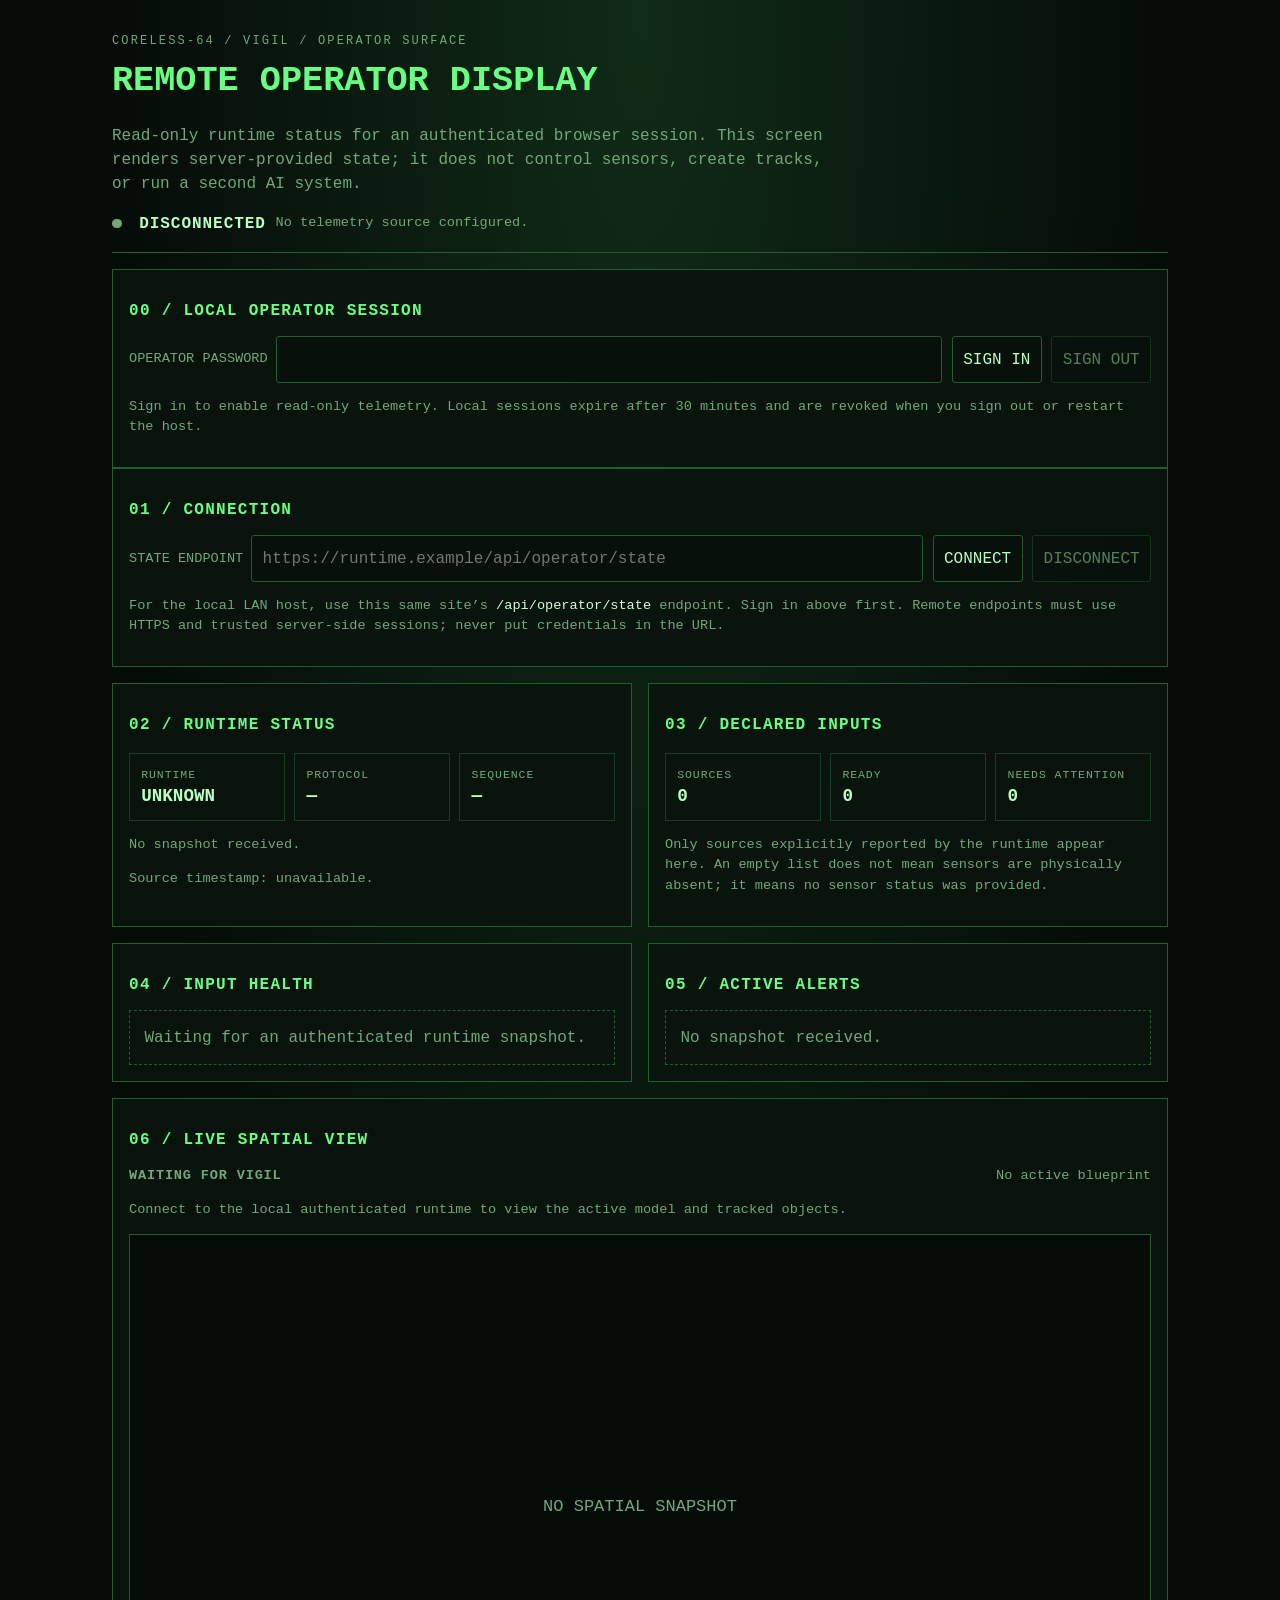
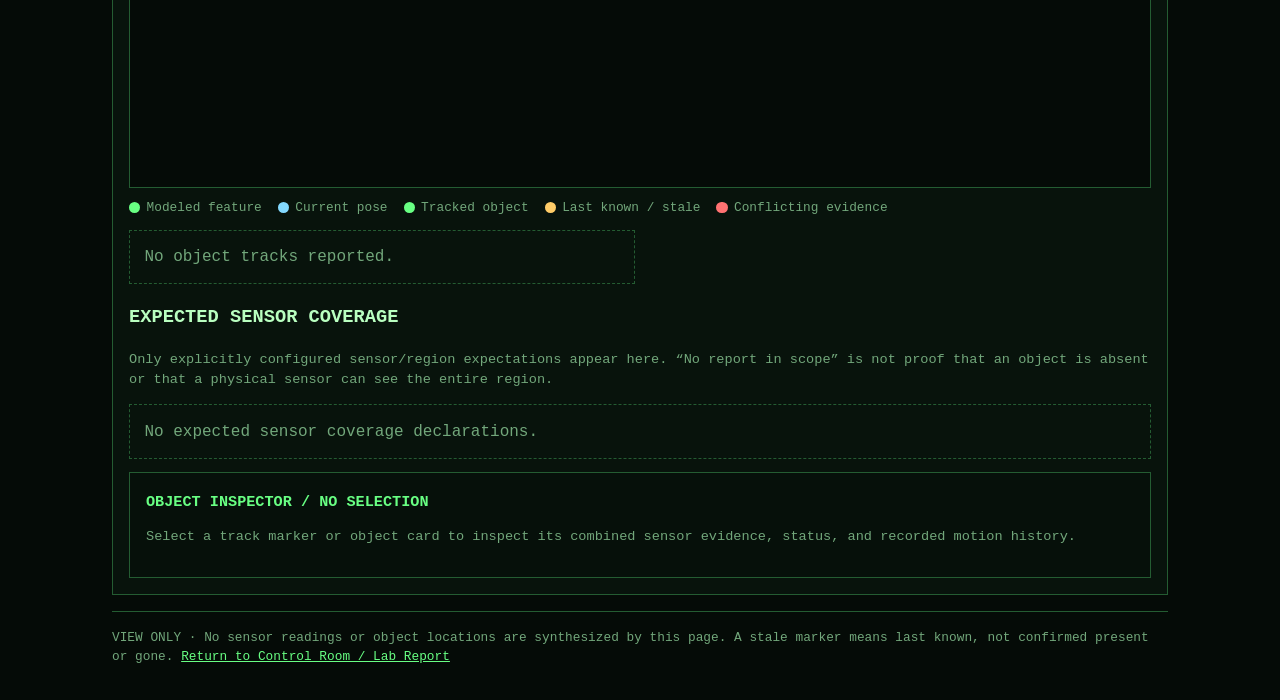
<file: operator-display.html>
<!doctype html>
<html lang="en">
<head>
<meta charset="utf-8">
<meta name="viewport" content="width=device-width,initial-scale=1">
<meta name="color-scheme" content="dark">
<title>VIGIL // Remote Operator Display</title>
<style>
:root{font-family:ui-monospace,SFMono-Regular,Consolas,"Liberation Mono",monospace;color:#b9ffc0;background:#050b07;--green:#68ff83;--dim:#72a77b;--line:#245c32;--panel:#09140c;--warn:#ffcc68;--bad:#ff7272}
*{box-sizing:border-box}body{margin:0;min-height:100vh;background:radial-gradient(ellipse at top,#102b17 0,#050b07 60%);line-height:1.5}a{color:var(--green)}button,input{font:inherit;color:inherit;background:#07100a;border:1px solid var(--line);border-radius:3px;padding:.65rem}button{cursor:pointer}button:disabled{opacity:.45;cursor:not-allowed}button:focus-visible,input:focus-visible,a:focus-visible{outline:2px solid var(--green);outline-offset:3px}.shell{max-width:1120px;margin:auto;padding:clamp(1rem,3vw,2rem)}header{border-bottom:1px solid var(--line);padding-bottom:1rem;margin-bottom:1rem}.eyebrow{font-size:.75rem;letter-spacing:.18em;color:var(--dim)}h1{font-size:clamp(1.4rem,4vw,2.2rem);margin:.3rem 0;color:var(--green)}h2{font-size:1rem;color:var(--green);letter-spacing:.08em}.sub{color:var(--dim);max-width:75ch}.grid{display:grid;grid-template-columns:repeat(2,minmax(0,1fr));gap:1rem}.panel{border:1px solid var(--line);background:color-mix(in srgb,var(--panel) 92%,transparent);padding:1rem;min-width:0}.wide{grid-column:1/-1}.row{display:flex;align-items:center;gap:.6rem;flex-wrap:wrap}.endpoint{display:flex;gap:.5rem;flex:1;min-width:min(100%,18rem)}.endpoint input{flex:1;min-width:0}.status{font-weight:700;letter-spacing:.06em}.dot{display:inline-block;width:.6rem;height:.6rem;border-radius:50%;background:var(--dim);margin-right:.5rem}.ok{color:var(--green)}.stale{color:var(--warn)}.bad{color:var(--bad)}.muted{color:var(--dim);font-size:.85rem}.statgrid{display:grid;grid-template-columns:repeat(3,minmax(0,1fr));gap:.6rem;margin-top:1rem}.stat{border:1px solid #173d22;padding:.7rem;overflow-wrap:anywhere}.stat label{display:block;font-size:.72rem;color:var(--dim);letter-spacing:.08em}.stat strong{font-size:1.1rem}.list{display:grid;gap:.6rem}.item{border-left:2px solid var(--line);padding:.6rem .8rem;background:#07100a;overflow-wrap:anywhere}.item.warning{border-color:var(--warn)}.item.critical{border-color:var(--bad)}.item h3{font-size:.9rem;margin:0 0 .25rem}.item p{margin:.2rem 0;font-size:.85rem;color:#a7d7ae}.empty{color:var(--dim);border:1px dashed var(--line);padding:.9rem}.foot{border-top:1px solid var(--line);margin-top:1rem;padding-top:1rem;color:var(--dim);font-size:.8rem}code{overflow-wrap:anywhere;color:#d0ffd5}.spatial-map{display:block;width:100%;height:auto;min-height:16rem;background:#050b07;border:1px solid var(--line);margin-top:.8rem}.spatial-map .map-grid{stroke:#173d22;stroke-width:1}.spatial-map .map-feature{fill:#72a77b;stroke:#b9ffc0;stroke-width:1.2}.spatial-map .map-region{fill:#68ff83;fill-opacity:.07;stroke:#72a77b;stroke-width:1.5;stroke-dasharray:5 4}.spatial-map .map-region.inside{fill:#68ff83;fill-opacity:.15;stroke:#68ff83}.spatial-map .map-region.outside{stroke:#ffcc68}.spatial-map .map-region.unknown{stroke:#ffcc68;stroke-dasharray:3 5}.spatial-map .map-object{fill:#68ff83;stroke:#b9ffc0;stroke-width:2}.spatial-map .map-object.stale{fill:#ffcc68;stroke:#ffcc68;stroke-dasharray:3 2}.spatial-map .map-object.conflict{fill:#ff7272;stroke:#ff7272}.spatial-map .map-pose{fill:none;stroke:#83d9ff;stroke-width:3}.spatial-map .map-trail{fill:none;stroke:#68ff83;stroke-width:2;stroke-opacity:.7}.spatial-map .map-label{fill:#b9ffc0;font:13px ui-monospace,monospace;paint-order:stroke;stroke:#050b07;stroke-width:3px;stroke-linejoin:round}.spatial-map .map-region-label{fill:#72a77b;font:11px ui-monospace,monospace}.spatial-map .map-note{fill:#72a77b;font:16px ui-monospace,monospace}.spatial-meta{display:flex;justify-content:space-between;gap:.8rem;flex-wrap:wrap;margin:.5rem 0;color:var(--dim);font-size:.85rem}.spatial-legend{display:flex;gap:1rem;flex-wrap:wrap;color:var(--dim);font-size:.8rem;margin:.6rem 0}.spatial-legend span{display:flex;align-items:center;gap:.4rem}.spatial-key{width:.7rem;height:.7rem;border-radius:50%;display:inline-block;background:var(--green)}.spatial-key.stale{background:var(--warn)}.spatial-key.conflict{background:var(--bad)}.spatial-key.pose{background:#83d9ff}.spatial-objects{display:grid;grid-template-columns:repeat(2,minmax(0,1fr));gap:.6rem;margin-top:.8rem}.spatial-object{border-left:2px solid var(--green);background:#07100a;padding:.65rem .8rem;min-width:0;overflow-wrap:anywhere}.spatial-object.stale{border-color:var(--warn)}.spatial-object.conflict{border-color:var(--bad)}.spatial-object h3{font-size:.85rem;margin:0 0 .25rem}.spatial-object p{font-size:.78rem;color:#a7d7ae;margin:.15rem 0}.spatial-object .muted{color:var(--dim)}.spatial-object[role=button]{cursor:pointer;border:1px solid var(--line);border-left:3px solid var(--green)}.spatial-object[aria-pressed=true]{outline:2px solid var(--green);background:#0b2111}.spatial-object:focus-visible{outline:2px solid var(--green);outline-offset:2px}.spatial-map .map-object{cursor:pointer}.spatial-map .map-object.selected{stroke:#83d9ff;stroke-width:4}.track-inspector{margin-top:.8rem;border:1px solid var(--line);background:#06100a;padding:1rem}.track-inspector h3{margin:.1rem 0 .5rem;color:var(--green);font-size:.95rem}.track-inspector-grid{display:grid;grid-template-columns:repeat(2,minmax(0,1fr));gap:.7rem}.track-inspector-block{border:1px solid #173d22;padding:.7rem;min-width:0;overflow-wrap:anywhere}.track-inspector-block h4{margin:0 0 .4rem;font-size:.78rem;color:var(--green)}.track-inspector-block p{font-size:.8rem;margin:.25rem 0;color:#a7d7ae}.track-history{width:100%;border-collapse:collapse;font-size:.78rem}.track-history th,.track-history td{text-align:left;padding:.4rem;border-bottom:1px solid #173d22;overflow-wrap:anywhere}.track-history th{color:var(--dim)}.measurement-scroll{overflow-x:auto;max-width:100%}.measurement-table{min-width:980px}.measurement-table tr.conflict-row{background:#2b1010}.measurement-table .sensor-conflict{color:var(--bad);font-weight:700}.measurement-table .sensor-ok{color:var(--green)}@media(max-width:700px){.track-inspector-grid{grid-template-columns:1fr}}@media(max-width:700px){.spatial-objects{grid-template-columns:1fr}}@media(max-width:700px){.grid{grid-template-columns:1fr}.wide{grid-column:auto}.statgrid{grid-template-columns:1fr}.endpoint{flex-basis:100%}}@media(prefers-reduced-motion:reduce){*{scroll-behavior:auto!important;animation:none!important;transition:none!important}}
</style>
</head>
<body>
<main class="shell">
<header>
<div class="eyebrow">CORELESS-64 / VIGIL / OPERATOR SURFACE</div>
<h1>REMOTE OPERATOR DISPLAY</h1>
<p class="sub">Read-only runtime status for an authenticated browser session. This screen renders server-provided state; it does not control sensors, create tracks, or run a second AI system.</p>
<div class="row"><span class="dot" id="status-dot"></span><span class="status" id="connection-status" role="status" aria-live="polite">DISCONNECTED</span><span class="muted" id="connection-detail">No telemetry source configured.</span></div>
</header>
<section class="panel wide" aria-labelledby="login-title" id="login-panel">
<h2 id="login-title">00 / LOCAL OPERATOR SESSION</h2>
<form id="login-form" class="row">
<label class="endpoint"><span class="muted" style="align-self:center">OPERATOR PASSWORD</span><input id="operator-password" type="password" autocomplete="current-password" minlength="16" required aria-label="Local operator password"></label>
<button id="login" type="submit">SIGN IN</button>
<button id="logout" type="button" disabled>SIGN OUT</button>
</form>
<p class="muted" id="login-detail" role="status" aria-live="polite">Sign in to enable read-only telemetry. Local sessions expire after 30 minutes and are revoked when you sign out or restart the host.</p>
</section>
<section class="panel wide" aria-labelledby="connect-title">
<h2 id="connect-title">01 / CONNECTION</h2>
<div class="row">
<label class="endpoint"><span class="muted" style="align-self:center">STATE ENDPOINT</span><input id="endpoint" type="url" inputmode="url" autocomplete="url" spellcheck="false" placeholder="https://runtime.example/api/operator/state" aria-label="Operator state endpoint"></label>
<button id="connect" type="button">CONNECT</button><button id="disconnect" type="button" disabled>DISCONNECT</button>
</div>
<p class="muted">For the local LAN host, use this same site’s <code>/api/operator/state</code> endpoint. Sign in above first. Remote endpoints must use HTTPS and trusted server-side sessions; never put credentials in the URL.</p>
</section>
<div class="grid" style="margin-top:1rem">
<section class="panel" aria-labelledby="runtime-title">
<h2 id="runtime-title">02 / RUNTIME STATUS</h2>
<div class="statgrid">
<div class="stat"><label>RUNTIME</label><strong id="runtime-state">UNKNOWN</strong></div>
<div class="stat"><label>PROTOCOL</label><strong id="protocol-version">—</strong></div>
<div class="stat"><label>SEQUENCE</label><strong id="sequence">—</strong></div>
</div>
<p class="muted" id="snapshot-time">No snapshot received.</p>
<p class="muted" id="source-time">Source timestamp: unavailable.</p>
</section>
<section class="panel" aria-labelledby="sensor-title">
<h2 id="sensor-title">03 / DECLARED INPUTS</h2>
<div class="statgrid">
<div class="stat"><label>SOURCES</label><strong id="sensor-count">0</strong></div>
<div class="stat"><label>READY</label><strong id="sensor-ready">0</strong></div>
<div class="stat"><label>NEEDS ATTENTION</label><strong id="sensor-attention">0</strong></div>
</div>
<p class="muted">Only sources explicitly reported by the runtime appear here. An empty list does not mean sensors are physically absent; it means no sensor status was provided.</p>
</section>
<section class="panel" aria-labelledby="sensors-title">
<h2 id="sensors-title">04 / INPUT HEALTH</h2>
<div id="sensor-list" class="list"><div class="empty">Waiting for an authenticated runtime snapshot.</div></div>
</section>
<section class="panel" aria-labelledby="alerts-title">
<h2 id="alerts-title">05 / ACTIVE ALERTS</h2>
<div id="alert-list" class="list"><div class="empty">No snapshot received.</div></div>
</section>
</div>
<section class="panel wide" aria-labelledby="spatial-title" style="margin-top:1rem">
<h2 id="spatial-title">06 / LIVE SPATIAL VIEW</h2>
<div class="spatial-meta"><span id="spatial-status" class="status">WAITING FOR VIGIL</span><span id="spatial-model">No active blueprint</span></div>
<p class="muted" id="spatial-detail" role="status" aria-live="polite">Connect to the local authenticated runtime to view the active model and tracked objects.</p>
<svg id="spatial-map" class="spatial-map" viewBox="0 0 960 520" role="img" aria-label="VIGIL floor plan with feature, pose, and object markers">
<rect x="0" y="0" width="960" height="520" fill="#050b07"></rect>
<text x="480" y="260" text-anchor="middle" class="map-note">NO SPATIAL SNAPSHOT</text>
</svg>
<div class="spatial-legend" aria-label="Map legend">
<span><i class="spatial-key"></i>Modeled feature</span><span><i class="spatial-key pose"></i>Current pose</span><span><i class="spatial-key"></i>Tracked object</span><span><i class="spatial-key stale"></i>Last known / stale</span><span><i class="spatial-key conflict"></i>Conflicting evidence</span>
</div>
<div id="spatial-objects" class="spatial-objects"><div class="empty">No object tracks reported.</div></div>
<h3>EXPECTED SENSOR COVERAGE</h3>
<p class="muted">Only explicitly configured sensor/region expectations appear here. “No report in scope” is not proof that an object is absent or that a physical sensor can see the entire region.</p>
<div id="expected-sensor-coverage" class="list"><div class="empty">No expected sensor coverage declarations.</div></div>
<div id="track-inspector" class="track-inspector" aria-live="polite"><h3>OBJECT INSPECTOR / NO SELECTION</h3><p class="muted">Select a track marker or object card to inspect its combined sensor evidence, status, and recorded motion history.</p></div>
</section>
<footer class="foot">VIEW ONLY · No sensor readings or object locations are synthesized by this page. A stale marker means last known, not confirmed present or gone. <a href="./index.html">Return to Control Room / Lab Report</a></footer>
</main>
<script>
(function(){
  'use strict';
  var endpoint=document.getElementById('endpoint'), connect=document.getElementById('connect'), disconnectButton=document.getElementById('disconnect');
  var loginForm=document.getElementById('login-form'), passwordInput=document.getElementById('operator-password'), loginButton=document.getElementById('login'), logoutButton=document.getElementById('logout'), loginDetail=document.getElementById('login-detail');
  var sessionAuthenticated=false;
  var status=document.getElementById('connection-status'), dot=document.getElementById('status-dot'), detail=document.getElementById('connection-detail');
  var runtime=document.getElementById('runtime-state'), protocol=document.getElementById('protocol-version'), sequence=document.getElementById('sequence');
  var snapshotTime=document.getElementById('snapshot-time'), sourceTime=document.getElementById('source-time');
  var sensorCount=document.getElementById('sensor-count'), sensorReady=document.getElementById('sensor-ready'), sensorAttention=document.getElementById('sensor-attention');
  var sensorList=document.getElementById('sensor-list'), alertList=document.getElementById('alert-list');
  var timer=null, controller=null, activeUrl='', generation=0, inFlight=false, lastSuccess=0, failures=0, lastSequence=-1;
  var POLL_MS=3000, STALE_MS=10000, REQUEST_TIMEOUT_MS=8000;
  function validNs(value){return typeof value==='string'&&/^(0|[1-9][0-9]*)$/.test(value);}
  function setState(kind,title,message){
    status.textContent=title; detail.textContent=message||'';
    status.className='status '+(kind==='connected'?'ok':kind==='stale'?'stale':'bad');
    dot.style.background=kind==='connected'?'#68ff83':kind==='stale'?'#ffcc68':'#ff7272';
  }
  function textNode(tag,cls,value){var el=document.createElement(tag);if(cls)el.className=cls;el.textContent=String(value);return el;}
  function clear(node){while(node.firstChild)node.removeChild(node.firstChild);}
  function showEmpty(node,message){clear(node);node.appendChild(textNode('div','empty',message));}
  function renderSensors(sensors){
    clear(sensorList);var ready=0,attention=0;
    sensors.forEach(function(sensor){
      if(sensor.state==='ready')ready++;else attention++;
      var item=textNode('article','item '+(sensor.state==='ready'?'':'warning'),'');
      item.appendChild(textNode('h3','',String(sensor.sensor_id)+' / '+String(sensor.modality)));
      item.appendChild(textNode('p','', 'STATE: '+String(sensor.state).toUpperCase()+' · CALIBRATION: '+String(sensor.calibration||'unspecified')));
      item.appendChild(textNode('p','',sensor.reason||'No additional status detail.'));
      item.appendChild(textNode('p','muted','SOURCE TIME: '+(validNs(sensor.source_timestamp_ns)?sensor.source_timestamp_ns+' ns':'unavailable')));
      sensorList.appendChild(item);
    });
    if(!sensors.length)showEmpty(sensorList,'Runtime reported no sensor status entries.');
    sensorCount.textContent=String(sensors.length);sensorReady.textContent=String(ready);sensorAttention.textContent=String(attention);
  }
  function renderAlerts(alerts){
    clear(alertList);
    alerts.forEach(function(alert){
      var item=textNode('article','item '+(alert.severity==='critical'?'critical':alert.severity==='warning'?'warning':''),'');
      item.appendChild(textNode('h3','',String(alert.severity).toUpperCase()+' / '+String(alert.alert_id)));
      item.appendChild(textNode('p','',alert.message));
      item.appendChild(textNode('p','muted','SOURCE: '+String(alert.source)+' · SOURCE TIME: '+String(alert.source_timestamp_ns)+' ns'));
      alertList.appendChild(item);
    });
    if(!alerts.length)showEmpty(alertList,'Runtime reported no active alerts.');
  }
  function validate(data){
    if(!data||typeof data!=='object'||data.protocol_version!==1)throw new Error('Unsupported or missing protocol version.');
    if(!Number.isSafeInteger(data.sequence)||data.sequence<0)throw new Error('Invalid sequence number.');
    if(!validNs(data.generated_at_ns)||!validNs(data.source_timestamp_ns))throw new Error('Invalid snapshot timestamps.');
    if(['connected','stale','disconnected','degraded'].indexOf(data.connection_state)<0)throw new Error('Invalid connection state.');
    if(['ready','starting','degraded','stopped','faulted'].indexOf(data.runtime_state)<0)throw new Error('Invalid runtime state.');
    if(!Array.isArray(data.sensors)||!Array.isArray(data.alerts))throw new Error('Invalid sensor/alert collections.');
    data.sensors.forEach(function(s){if(!s||typeof s.sensor_id!=='string'||typeof s.modality!=='string'||['ready','stale','disconnected','degraded','unavailable'].indexOf(s.state)<0||(s.source_timestamp_ns!==null&&!validNs(s.source_timestamp_ns)))throw new Error('Invalid sensor entry.');});
    data.alerts.forEach(function(a){if(!a||typeof a.alert_id!=='string'||typeof a.message!=='string'||typeof a.source!=='string'||['info','warning','critical'].indexOf(a.severity)<0||!validNs(a.source_timestamp_ns))throw new Error('Invalid alert entry.');});
    return data;
  }
  function render(data){
    protocol.textContent=String(data.protocol_version);sequence.textContent=String(data.sequence);runtime.textContent=String(data.runtime_state).toUpperCase();
    snapshotTime.textContent='Snapshot received: '+new Date().toLocaleTimeString()+' · generated timestamp '+data.generated_at_ns+' ns';
    sourceTime.textContent='Source timestamp: '+data.source_timestamp_ns+' ns · transport reachability is not proof of physical sensor connectivity.';
    renderSensors(data.sensors);renderAlerts(data.alerts);
  }

  var spatialMap=document.getElementById('spatial-map'), spatialStatus=document.getElementById('spatial-status');
  var spatialModel=document.getElementById('spatial-model'), spatialDetail=document.getElementById('spatial-detail');
  var spatialObjects=document.getElementById('spatial-objects'), trackInspector=document.getElementById('track-inspector'), selectedTrackKey=null, latestSpatialData=null, spatialTimer=null, spatialInFlight=false, spatialController=null;
  var SVG_NS='http://www.w3.org/2000/svg';
  function svgNode(tag,attrs,text){
    var node=document.createElementNS(SVG_NS,tag);
    Object.keys(attrs||{}).forEach(function(key){node.setAttribute(key,String(attrs[key]));});
    if(text!==undefined)node.textContent=String(text);
    return node;
  }
  function emptySpatial(message,state){
    while(spatialMap.firstChild)spatialMap.removeChild(spatialMap.firstChild);
    spatialMap.appendChild(svgNode('rect',{x:0,y:0,width:960,height:520,fill:'#050b07'}));
    spatialMap.appendChild(svgNode('text',{x:480,y:255,'text-anchor':'middle',class:'map-note'},message));
    spatialMap.appendChild(svgNode('text',{x:480,y:285,'text-anchor':'middle',class:'map-note'},state||''));
    spatialStatus.textContent=state||'SPATIAL UNAVAILABLE';
    spatialStatus.className='status stale';
    spatialModel.textContent='No active blueprint';
    spatialDetail.textContent=message;
    showEmpty(spatialObjects,'No object tracks available.');selectedTrackKey=null;latestSpatialData=null;renderTrackInspector(null);
  }
  function trackKey(object){return String(object.object_id)+'|'+String(object.association_id||'');}
  function renderTrackInspector(object){
    if(!trackInspector)return;
    while(trackInspector.firstChild)trackInspector.removeChild(trackInspector.firstChild);
    if(!object){trackInspector.appendChild(textNode('h3','','OBJECT INSPECTOR / NO SELECTION'));trackInspector.appendChild(textNode('p','muted','Select a track marker or object card to inspect its combined sensor evidence, status, and recorded motion history.'));return;}
    var validity=String(object.track_validity|| (object.presence_state==='STALE'?'STALE_LAST_KNOWN':object.presence_state||'UNKNOWN'));var state=validity+' / '+(object.conflict?'CONFLICT REVIEW':String(object.motion_state||'MOTION UNKNOWN'));
    trackInspector.appendChild(textNode('h3','','SELECTED OBJECT / '+object.object_id+' / '+state));
    trackInspector.appendChild(textNode('p','muted','Aggregated VIGIL evidence only. Sensor IDs do not prove independent hardware; per-sensor positions are not invented when unavailable.'));
    var grid=textNode('div','track-inspector-grid',''), summary=textNode('section','track-inspector-block','');
    summary.appendChild(textNode('h4','','TRACK ESTIMATE'));
    summary.appendChild(textNode('p','','POSITION: '+(Array.isArray(object.position_m)?object.position_m.map(function(v){return Number(v).toFixed(3);}).join(', ')+' m':'unavailable')));
    summary.appendChild(textNode('p','','SPEED: '+(object.speed_mps===null||object.speed_mps===undefined?'unknown':Number(object.speed_mps).toFixed(3)+' m/s')));
    summary.appendChild(textNode('p','','UNCERTAINTY: '+(object.uncertainty_m!==null&&object.uncertainty_m!==undefined&&Number.isFinite(Number(object.uncertainty_m))?Number(object.uncertainty_m).toFixed(3)+' m':'unknown')));
    summary.appendChild(textNode('p','','LAST SEEN: '+String(object.last_seen_ns===null||object.last_seen_ns===undefined?'unknown':object.last_seen_ns)+' ns · AGE: '+String(object.age_ns===null||object.age_ns===undefined?'unknown':object.age_ns)+' ns'));
    summary.appendChild(textNode('p','','ASSOCIATION: '+String(object.association_id||'none declared')));summary.appendChild(textNode('p',validity==='CURRENT'?'sensor-ok':'sensor-conflict','TRACK VALIDITY: '+validity));if(object.track_validity_reasons&&object.track_validity_reasons.length)summary.appendChild(textNode('p','sensor-conflict','VALIDITY REASONS: '+object.track_validity_reasons.join(', ')));grid.appendChild(summary);
    var evidence=textNode('section','track-inspector-block','');evidence.appendChild(textNode('h4','','CONTRIBUTING SENSOR SOURCES'));
    var sensors=Array.isArray(object.sensor_ids)?object.sensor_ids:[];
    if(sensors.length)sensors.forEach(function(sensor){evidence.appendChild(textNode('p','','SENSOR: '+sensor));});else evidence.appendChild(textNode('p','muted','No sensor IDs reported for this track.'));
    evidence.appendChild(textNode('p','','MODALITIES: '+((object.modalities||[]).join(', ')||'not reported')));
    evidence.appendChild(textNode('p','','EVIDENCE PROVIDERS: '+((object.provenance||[]).join(', ')||'not reported')));
    evidence.appendChild(textNode('p','','INDEPENDENCE GROUPS: '+((object.independence_groups||[]).join(', ')||'none declared')));grid.appendChild(evidence);
    var quality=textNode('section','track-inspector-block','');quality.appendChild(textNode('h4','','CALIBRATION & REVIEW'));
    quality.appendChild(textNode('p','','CALIBRATION: '+String(object.calibration_status||'unknown')));
    quality.appendChild(textNode('p','','CALIBRATION IDS: '+((object.calibration_ids||[]).join(', ')||'none declared')));
    quality.appendChild(textNode('p','','LINEAGE: '+(object.lineage_declared?'declared':'not declared')));
    quality.appendChild(textNode('p','','OBSERVATIONS: '+String(object.observation_count===undefined?'unknown':object.observation_count)));
    if(object.conflict_reasons&&object.conflict_reasons.length)quality.appendChild(textNode('p','bad','WARNINGS: '+object.conflict_reasons.join(', ')));
    if(object.conflicting_sensor_ids&&object.conflicting_sensor_ids.length)quality.appendChild(textNode('p','bad','CONFLICTING SOURCES: '+object.conflicting_sensor_ids.join(', ')));grid.appendChild(quality);
    var rawBlock=textNode('section','track-inspector-block','');
    rawBlock.appendChild(textNode('h4','','RAW SENSOR MEASUREMENTS / FUSED ESTIMATE COMPARISON'));
    rawBlock.appendChild(textNode('p','muted','Each row is an individual reported detection retained by VIGIL. Residual is distance from the current fused track estimate, not a claim that the fused estimate is ground truth.'));
    var rawObservations=Array.isArray(object.sensor_observations)?object.sensor_observations.slice():[];
    rawObservations.sort(function(a,b){return Number(a.timestamp_ns)-Number(b.timestamp_ns)||String(a.sensor_id).localeCompare(String(b.sensor_id));});
    if(rawObservations.length){
      var scroll=textNode('div','measurement-scroll',''), rawTable=document.createElement('table');rawTable.className='track-history measurement-table';
      var rawHead=document.createElement('thead'),rawHeadRow=document.createElement('tr');
      ['TIME (ns)','AGE (ns)','SENSOR / MODALITY','QUALITY STATUS','FUSION DISPOSITION','REPORTED POSITION (m)','UNCERTAINTY','RESIDUAL TO TRACK','CALIBRATION','SOURCE / LINEAGE'].forEach(function(label){rawHeadRow.appendChild(textNode('th','',label));});
      rawHead.appendChild(rawHeadRow);rawTable.appendChild(rawHead);
      var rawBody=document.createElement('tbody'),fused=Array.isArray(object.position_m)?object.position_m:null;
      rawObservations.slice(-64).forEach(function(obs){
        var row=document.createElement('tr'),isConflict=(object.conflicting_sensor_ids||[]).indexOf(obs.sensor_id)>=0;
        if(isConflict)row.className='conflict-row';
        row.appendChild(textNode('td','',String(obs.timestamp_ns||'unknown')));
        row.appendChild(textNode('td','',String(obs.age_ns===null||obs.age_ns===undefined?'unknown':obs.age_ns)));
        row.appendChild(textNode('td','',(obs.sensor_id||'unknown')+' / '+(obs.modality||'unknown')));
        var qualityClass=(obs.quality_status==='FRESH'?'sensor-ok':(['CONFLICTING','STALE','UNCALIBRATED','TIME_UNCERTAIN'].indexOf(obs.quality_status)>=0?'sensor-conflict':''));
        row.appendChild(textNode('td',qualityClass,String(obs.quality_status||'UNKNOWN')+(obs.quality_flags&&obs.quality_flags.length?' / '+obs.quality_flags.join(', '):'')));
        row.appendChild(textNode('td','',String(obs.fusion_disposition||'UNKNOWN')+' — '+String(obs.fusion_note||'No disposition reported.')));
        row.appendChild(textNode('td','',Array.isArray(obs.position_m)?obs.position_m.map(function(v){return Number(v).toFixed(3);}).join(', '):'unavailable'));
        row.appendChild(textNode('td','',obs.uncertainty_m===null||obs.uncertainty_m===undefined?'unknown':Number(obs.uncertainty_m).toFixed(3)+' m'));
        var residual='unknown';
        if(fused&&Array.isArray(obs.position_m)&&fused.length===3&&obs.position_m.length===3){
          var d2=0;for(var axis=0;axis<3;axis++)d2+=Math.pow(Number(obs.position_m[axis])-Number(fused[axis]),2);
          residual=Math.sqrt(d2).toFixed(3)+' m';
        }
        row.appendChild(textNode('td',isConflict?'sensor-conflict':'sensor-ok',residual));
        row.appendChild(textNode('td','',String(obs.calibration_status||'unknown')+(obs.calibration_ids&&obs.calibration_ids.length?' / '+obs.calibration_ids.join(', '):'')));
        row.appendChild(textNode('td','',String(obs.provenance||'unknown')+' / group: '+String(obs.independence_group||'unknown')+' / lineage: '+(obs.lineage_declared?'declared':'not declared')));
        rawBody.appendChild(row);
      });
      rawTable.appendChild(rawBody);scroll.appendChild(rawTable);rawBlock.appendChild(scroll);
      rawBlock.appendChild(textNode('p','muted','Showing latest '+Math.min(64,rawObservations.length)+' of '+rawObservations.length+' retained raw detections. Identical repeat-polled observations are deduplicated.'));
    }else rawBlock.appendChild(textNode('p','muted','No retained raw sensor detections were supplied by the runtime. Aggregate sensor IDs alone are not substituted for individual measurements.'));
    grid.appendChild(rawBlock);
    var history=textNode('section','track-inspector-block','');history.appendChild(textNode('h4','','RECORDED MOTION HISTORY'));
    var trail=Array.isArray(object.motion_trail_m)?object.motion_trail_m:[];
    if(trail.length){
      var table=document.createElement('table');table.className='track-history';var thead=document.createElement('thead'),hr=document.createElement('tr');
      ['SOURCE TIME (ns)','X (m)','Y (m)','Z (m)','SENSORS CONTRIBUTING TO EPOCH'].forEach(function(label){hr.appendChild(textNode('th','',label));});thead.appendChild(hr);table.appendChild(thead);
      var tbody=document.createElement('tbody');trail.slice(-12).forEach(function(point){var row=document.createElement('tr');row.appendChild(textNode('td','',String(point.timestamp_ns||'unknown')));
        (Array.isArray(point.position_m)?point.position_m:[]).slice(0,3).forEach(function(value){row.appendChild(textNode('td','',Number(value).toFixed(3)));});
        while(row.children.length<4)row.appendChild(textNode('td','','—'));
        row.appendChild(textNode('td','',((point.sensor_ids||[]).join(', ')||'not attributed')));
        tbody.appendChild(row);});table.appendChild(tbody);history.appendChild(table);
      history.appendChild(textNode('p','muted','Latest '+Math.min(12,trail.length)+' recorded position(s); not raw per-sensor measurements.'));
    }else history.appendChild(textNode('p','muted','No motion-history points supplied by the runtime.'));
    grid.appendChild(history);trackInspector.appendChild(grid);
  }
  function selectSpatialTrack(key){
    selectedTrackKey=key;if(!latestSpatialData)return;
    var objects=latestSpatialData.objects||[], selected=null;
    objects.some(function(object){if(trackKey(object)===key){selected=object;return true;}return false;});
    renderTrackInspector(selected);
    Array.prototype.forEach.call(spatialObjects.querySelectorAll('.spatial-object'),function(card){card.setAttribute('aria-pressed',String(card.getAttribute('data-track-key')===key));});
    Array.prototype.forEach.call(spatialMap.querySelectorAll('.map-object[data-track-key]'),function(marker){if(marker.getAttribute('data-track-key')===key)marker.classList.add('selected');else marker.classList.remove('selected');});
  }
  function renderSpatial(data){
    if(!data||data.protocol_version!==1||typeof data.available!=='boolean'||!Array.isArray(data.features)||!Array.isArray(data.objects)||!Array.isArray(data.regions))throw new Error('Invalid VIGIL spatial snapshot contract.');
    if(!data.available||!data.model){emptySpatial('NO BLUEPRINT LOADED','SPATIAL WORKSPACE READY');return;}
    latestSpatialData=data;
    var model=data.model, bounds=model.bounds_m;
    if(!Array.isArray(bounds)||bounds.length!==3||!bounds.every(function(b){return Number.isFinite(b.min)&&Number.isFinite(b.max)&&b.max>=b.min;}))throw new Error('Spatial model has invalid coordinate bounds.');
    var x0=bounds[0].min,x1=bounds[0].max,y0=bounds[1].min,y1=bounds[1].max;
    function xy(p){
      if(!Array.isArray(p)||p.length<2||!Number.isFinite(p[0])||!Number.isFinite(p[1]))return null;
      var nx=x1===x0 ? 0.5 : (p[0]-x0)/(x1-x0),ny=y1===y0 ? 0.5 : (p[1]-y0)/(y1-y0);
      return [54+nx*852,462-ny*404];
    }
    while(spatialMap.firstChild)spatialMap.removeChild(spatialMap.firstChild);
    spatialMap.appendChild(svgNode('rect',{x:0,y:0,width:960,height:520,fill:'#050b07'}));
    for(var gx=0;gx<=8;gx++)spatialMap.appendChild(svgNode('line',{x1:54+gx*106.5,y1:44,x2:54+gx*106.5,y2:462,class:'map-grid'}));
    for(var gy=0;gy<=4;gy++)spatialMap.appendChild(svgNode('line',{x1:54,y1:44+gy*104.5,x2:906,y2:44+gy*104.5,class:'map-grid'}));
    var selected=model.selected_level;
    data.regions.filter(function(r){return !r.level||!selected||r.level===selected;}).forEach(function(region){
      var points=(region.polygon_xy_m||[]).map(xy).filter(Boolean).map(function(p){return p.join(',');}).join(' ');
      if(!points)return;
      var membership=region.inside===true?'inside':region.inside===false?'outside':'unknown';
      spatialMap.appendChild(svgNode('polygon',{points:points,class:'map-region '+membership}));
      var first=(region.polygon_xy_m||[]).length?xy(region.polygon_xy_m[0]):null;
      if(first)spatialMap.appendChild(svgNode('text',{x:first[0]+4,y:first[1]-5,class:'map-region-label'},region.label+' / '+String(region.inside===null?'UNKNOWN':region.inside?'INSIDE':'OUTSIDE')));
    });
    data.features.forEach(function(feature){
      var p=xy(feature.position_m);if(!p)return;
      spatialMap.appendChild(svgNode('circle',{cx:p[0],cy:p[1],r:5,class:'map-feature'}));
      spatialMap.appendChild(svgNode('title',{},feature.label+' · '+(feature.level||'level unknown')+' · '+(feature.zone||'zone unknown')));
      spatialMap.appendChild(svgNode('text',{x:p[0]+8,y:p[1]-8,class:'map-label'},feature.label));
    });
    var visibleObjects=data.objects.filter(function(o){return o.visible_on_selected_level!==false;});
    visibleObjects.forEach(function(object){
      var trail=(object.motion_trail_m||[]).map(function(t){return xy(t.position_m);}).filter(Boolean);
      if(trail.length>1)spatialMap.appendChild(svgNode('polyline',{points:trail.map(function(p){return p.join(',');}).join(' '),class:'map-trail'}));
      var p=xy(object.position_m);if(!p)return;
      var klass=object.conflict?'conflict':(['STALE_LAST_KNOWN','REACQUIRE','DEGRADED','TIME_UNCERTAIN'].indexOf(object.track_validity)>=0||object.presence_state==='STALE')?'stale':'';
      var marker=svgNode('circle',{cx:p[0],cy:p[1],r:8,class:'map-object '+klass,'data-track-key':trackKey(object),tabindex:0,role:'button','aria-label':'Select tracked object '+object.object_id});spatialMap.appendChild(marker);
      var state=object.track_validity|| (object.conflict?'DEGRADED':object.presence_state==='STALE'?'STALE_LAST_KNOWN':object.motion_state||'MOTION UNKNOWN');
      spatialMap.appendChild(svgNode('text',{x:p[0]+11,y:p[1]+5,class:'map-label'},object.object_id+' / '+state));
      spatialMap.appendChild(svgNode('title',{},object.object_id+' · '+state+' · '+object.position_m.map(function(v){return v.toFixed(2);}).join(', ')+' m · uncertainty '+Number(object.uncertainty_m).toFixed(2)+' m · sensors '+(object.sensor_ids||[]).join(', ')));
    });
    if(data.pose&&Array.isArray(data.pose.position_m)){
      var posePoint=xy(data.pose.position_m);
      if(posePoint&&data.pose.presence_state==='CURRENT'&&['TRACKING','DEGRADED'].indexOf(data.pose.state)>=0){
        spatialMap.appendChild(svgNode('circle',{cx:posePoint[0],cy:posePoint[1],r:13,class:'map-pose'}));
        spatialMap.appendChild(svgNode('line',{x1:posePoint[0]-17,y1:posePoint[1],x2:posePoint[0]+17,y2:posePoint[1],class:'map-pose'}));
        spatialMap.appendChild(svgNode('line',{x1:posePoint[0],y1:posePoint[1]-17,x2:posePoint[0],y2:posePoint[1]+17,class:'map-pose'}));
        spatialMap.appendChild(svgNode('text',{x:posePoint[0]+18,y:posePoint[1]-10,class:'map-label'},'CORELESS POSE'));
      }else if(posePoint&&data.pose.presence_state==='STALE'){
        spatialMap.appendChild(svgNode('circle',{cx:posePoint[0],cy:posePoint[1],r:9,class:'map-object stale'}));
        spatialMap.appendChild(svgNode('text',{x:posePoint[0]+13,y:posePoint[1]+5,class:'map-label'},'CORELESS POSE / LAST KNOWN'));
      }
    }
    var query=data.spatial_query||{},status=String(query.status||'NO FIX');
    var poseStatus=data.pose?(data.pose.presence_state==='STALE'?'STALE LAST-KNOWN':data.pose.presence_state==='TIME_UNCERTAIN'?'POSE TIME UNCERTAIN':String(data.pose.state)):'NO POSE';
    spatialStatus.textContent=status+' / '+poseStatus;
    spatialStatus.className='status '+(status==='OK'?'ok':status==='DEGRADED'?'stale':'bad');
    spatialModel.textContent=model.model_id+' / '+model.revision+' / '+(selected||'all levels');
    var providers=data.sensor_providers||[], onlineProviders=providers.filter(function(p){return p.state==='ONLINE';}).length, failedProviders=providers.filter(function(p){return p.state==='ERROR';}).length, unpolledProviders=providers.filter(function(p){return p.state==='UNPOLLED';}).length;
    spatialDetail.textContent='FRAME '+model.frame_id+' · '+data.features.length+' modeled feature(s) · '+visibleObjects.length+' visible track(s) · '+(data.regions||[]).length+' region(s) · SENSOR ADAPTERS '+onlineProviders+' online / '+failedProviders+' errors / '+unpolledProviders+' unpolled. Coordinates in meters; view is a projection of modeled geometry, not a claim of sensor coverage.';
    clear(expectedSensorCoverage);
    var healthAlerts=data.sensor_health_alerts||[];
    if(healthAlerts.length){var alertSummary=textNode('article','sensor-row sensor-conflict','');alertSummary.appendChild(textNode('strong','','SENSOR HEALTH ALERTS: '+healthAlerts.length));healthAlerts.forEach(function(alert){var row=textNode('div','sensor-row '+(alert.acknowledged?'sensor-ok':'sensor-conflict'),'');row.appendChild(textNode('p','muted',String(alert.severity).toUpperCase()+' · '+String(alert.sensor_id||alert.provider_id)+' · '+String(alert.state)+' · '+String(alert.message)));if(alert.acknowledged){row.appendChild(textNode('p','muted','ACKNOWLEDGED · '+String(alert.acknowledged_at_utc||'time unavailable')+' · '+String(alert.acknowledged_by||'operator'));}else{var acknowledgeButton=document.createElement('button');acknowledgeButton.type='button';acknowledgeButton.textContent='ACKNOWLEDGE ALERT';acknowledgeButton.setAttribute('aria-label','Acknowledge '+String(alert.sensor_id||alert.provider_id)+' '+String(alert.state));acknowledgeButton.addEventListener('click',function(){acknowledgeButton.disabled=true;fetch('/api/vigil/alerts/acknowledge',{method:'POST',headers:{'Content-Type':'application/json','Accept':'application/json'},credentials:'same-origin',cache:'no-store',redirect:'error',body:JSON.stringify({alert_id:alert.alert_id,acknowledged:true})}).then(function(response){return response.json().catch(function(){return {};}).then(function(payload){if(!response.ok)throw new Error(payload.detail||payload.error||('HTTP '+response.status));return payload;});}).then(function(){pollSpatial();}).catch(function(error){acknowledgeButton.disabled=false;row.appendChild(textNode('p','sensor-conflict','ACKNOWLEDGEMENT FAILED: '+String(error.message||error)));});});row.appendChild(acknowledgeButton);}alertSummary.appendChild(row);});expectedSensorCoverage.appendChild(alertSummary);}
    var lifecycle=data.sensor_lifecycle_history||[];
    if(lifecycle.length){var historyRow=textNode('article','sensor-row','');historyRow.appendChild(textNode('strong','','RECENT SENSOR LIFECYCLE TRANSITIONS'));lifecycle.slice(-8).reverse().forEach(function(event){historyRow.appendChild(textNode('p','muted',String(event.provider_id)+' · '+String(event.state)+' · failures '+String(event.consecutive_failures)+' · '+String(event.error||'no error')));});expectedSensorCoverage.appendChild(historyRow);}
    var coverageRows=data.expected_sensor_coverage||[];
    if(!coverageRows.length){showEmpty(expectedSensorCoverage,'No expected sensor coverage declarations.');}
    coverageRows.forEach(function(item){
      var state=String(item.state||'UNKNOWN');
      var klass=state==='REPORTING_IN_SCOPE'?'sensor-ok':(['NO_REPORT_IN_SCOPE','STALE_REPORT','PROVIDER_ERROR','PROVIDER_DISCONNECTED','TIME_UNCERTAIN'].indexOf(state)>=0)?'sensor-conflict':'muted';
      var row=textNode('article','sensor-row '+klass,'');
      row.appendChild(textNode('strong','',String(item.sensor_id)+' / '+state));
      row.appendChild(textNode('p','muted','PROVIDER: '+String(item.provider_id)+' / '+String(item.provider_state||'UNKNOWN')+' · CONSECUTIVE FAILURES: '+String(item.provider_consecutive_failures||0)));
      row.appendChild(textNode('p','muted','LAST SUCCESSFUL POLL (MONOTONIC NS): '+(item.provider_last_success_ns===null?'never':String(item.provider_last_success_ns))));
      row.appendChild(textNode('p','muted','EXPECTED REGIONS: '+((item.region_ids||[]).join(', ')||'none')+' · AGE: '+(item.age_ns===null?'no scoped reading':String(item.age_ns)+' ns')+' / MAX '+String(item.max_age_ns)+' ns'));
      if(item.provider_error)row.appendChild(textNode('p','sensor-conflict','PROVIDER ERROR: '+String(item.provider_error)));
      expectedSensorCoverage.appendChild(row);
    });
    clear(spatialObjects);
    visibleObjects.forEach(function(object){
      var statusText=String(object.track_validity|| (object.conflict?'DEGRADED':object.presence_state==='STALE'?'STALE_LAST_KNOWN':object.motion_state||'MOTION UNKNOWN'))+' / '+String(object.motion_state||'MOTION UNKNOWN');
      var klass=object.conflict?'conflict':(['STALE_LAST_KNOWN','REACQUIRE','DEGRADED','TIME_UNCERTAIN'].indexOf(object.track_validity)>=0||object.presence_state==='STALE')?'stale':'';
      var card=textNode('article','spatial-object '+klass,'');card.setAttribute('role','button');card.setAttribute('tabindex','0');card.setAttribute('data-track-key',trackKey(object));card.setAttribute('aria-pressed','false');
      card.appendChild(textNode('h3','',object.object_id+' / '+statusText));
      card.appendChild(textNode('p','','POSITION: '+object.position_m.map(function(v){return Number(v).toFixed(2);}).join(', ')+' m'));
      card.appendChild(textNode('p','','SPEED: '+(object.speed_mps===null?'unknown':Number(object.speed_mps).toFixed(2)+' m/s')+' · UNCERTAINTY: '+Number(object.uncertainty_m).toFixed(2)+' m'));
      card.appendChild(textNode('p','','LAST SEEN: '+object.last_seen_ns+' ns · AGE: '+object.age_ns+' ns'));
      card.appendChild(textNode('p','muted','SENSORS: '+(object.sensor_ids||[]).join(', ')+' · MODALITIES: '+(object.modalities||[]).join(', ')));
      card.appendChild(textNode('p','muted','EVIDENCE: '+(object.provenance||[]).join(', ')+' · OBSERVATIONS: '+String(object.observation_count===undefined?'unknown':object.observation_count)));
      card.appendChild(textNode('p','muted','CALIBRATION: '+String(object.calibration_status||'unknown')+' · IDS: '+((object.calibration_ids||[]).join(', ')||'none declared')+' · LINEAGE: '+(object.lineage_declared?'declared':'not declared')));
      if(object.conflict_reasons&&object.conflict_reasons.length)card.appendChild(textNode('p','', 'WARNINGS: '+object.conflict_reasons.join(', ')));
      spatialObjects.appendChild(card);
    });
    if(!visibleObjects.length){showEmpty(spatialObjects,'No object tracks reported by the active VIGIL workspace.');renderTrackInspector(null);selectedTrackKey=null;}
    else {var selected=visibleObjects.filter(function(object){return trackKey(object)===selectedTrackKey;})[0]||visibleObjects[0];selectSpatialTrack(trackKey(selected));}
  }
  spatialMap.addEventListener('click',function(event){var marker=event.target.closest?event.target.closest('[data-track-key]'):null;if(marker&&spatialMap.contains(marker))selectSpatialTrack(marker.getAttribute('data-track-key'));});
  spatialMap.addEventListener('keydown',function(event){if(event.key!=='Enter'&&event.key!==' ')return;var marker=event.target.closest?event.target.closest('[data-track-key]'):null;if(marker&&spatialMap.contains(marker)){event.preventDefault();selectSpatialTrack(marker.getAttribute('data-track-key'));}});
  spatialObjects.addEventListener('click',function(event){var card=event.target.closest?event.target.closest('.spatial-object[data-track-key]'):null;if(card)selectSpatialTrack(card.getAttribute('data-track-key'));});
  spatialObjects.addEventListener('keydown',function(event){if(event.key!=='Enter'&&event.key!==' ')return;var card=event.target.closest?event.target.closest('.spatial-object[data-track-key]'):null;if(card){event.preventDefault();selectSpatialTrack(card.getAttribute('data-track-key'));}});
  function pollSpatial(){
    if(!sessionAuthenticated||!activeUrl||spatialInFlight)return;
    spatialInFlight=true;var request=new AbortController();spatialController=request;
    fetch('/api/vigil/spatial',{method:'GET',headers:{'Accept':'application/json'},credentials:'same-origin',cache:'no-store',redirect:'error',signal:request.signal})
      .then(function(response){return response.json().catch(function(){return {};}).then(function(payload){if(!response.ok){var error=new Error(payload.detail||payload.error||('HTTP '+response.status));error.status=response.status;throw error;}return payload;});})
      .then(function(payload){renderSpatial(payload);})
      .catch(function(error){if(error.name==='AbortError')return;if(error.status===401){emptySpatial('OPERATOR SESSION REQUIRED','SIGN IN AGAIN');return;}emptySpatial(error.status===503?'SPATIAL WORKSPACE NOT READY':'SPATIAL SNAPSHOT UNAVAILABLE',error.message||'The authenticated spatial snapshot could not be loaded.');})
      .finally(function(){spatialInFlight=false;if(spatialController===request)spatialController=null;});
  }
  function startSpatialPolling(){
    if(spatialTimer!==null)window.clearInterval(spatialTimer);
    pollSpatial();spatialTimer=window.setInterval(pollSpatial,POLL_MS);
  }
  function stopSpatialPolling(){
    if(spatialTimer!==null)window.clearInterval(spatialTimer);spatialTimer=null;
    if(spatialController)spatialController.abort();spatialController=null;spatialInFlight=false;
  }

  function stopTimer(){if(timer!==null)window.clearInterval(timer);timer=null;}
  function stopConnection(message){
    stopTimer();stopSpatialPolling();generation++;if(controller)controller.abort();controller=null;activeUrl='';inFlight=false;connect.disabled=false;disconnectButton.disabled=true;
    setState('disconnected','DISCONNECTED',message||'No active telemetry connection.');lastSequence=-1;
  }
  function poll(){
    if(!activeUrl||inFlight)return;
    inFlight=true;var g=generation;var requestController=new AbortController();var timedOut=false;controller=requestController;
    var requestTimer=window.setTimeout(function(){timedOut=true;requestController.abort();},REQUEST_TIMEOUT_MS);
    fetch(activeUrl,{method:'GET',headers:{'Accept':'application/json'},credentials:'include',cache:'no-store',redirect:'error',signal:requestController.signal})
      .then(function(response){if(!response.ok)throw new Error('HTTP '+response.status);var type=response.headers.get('content-type')||'';if(type.indexOf('application/json')===-1)throw new Error('Endpoint did not return JSON.');return response.json();})
      .then(function(raw){if(g!==generation||!activeUrl)return;var data=validate(raw);if(data.sequence<lastSequence)throw new Error('Out-of-order snapshot rejected.');lastSequence=data.sequence;lastSuccess=Date.now();failures=0;render(data);var stateKind=data.connection_state==='connected'?'connected':data.connection_state==='stale'?'stale':data.connection_state==='disconnected'?'disconnected':'degraded';setState(stateKind,String(data.connection_state).toUpperCase(),'Runtime '+String(data.runtime_state)+' · last response '+new Date(lastSuccess).toLocaleTimeString());})
      .catch(function(err){if(g!==generation||!activeUrl)return;if(err.name==='AbortError'&&!timedOut)return;if(err.message==='HTTP 401'){setSession(false,'Operator session expired or was revoked. Sign in again.');setState('disconnected','SESSION EXPIRED','Sign in again to resume read-only telemetry.');return;}failures++;var reason=timedOut?'Request timed out after '+Math.round(REQUEST_TIMEOUT_MS/1000)+' seconds.':err.message;setState(lastSuccess&&Date.now()-lastSuccess>STALE_MS?'stale':'disconnected',failures>1?'FEED STALE · RETRYING':'REQUEST FAILED',reason+' · automatic retry remains enabled.');})
      .finally(function(){window.clearTimeout(requestTimer);if(g===generation){inFlight=false;if(controller===requestController)controller=null;}});
  }
  function setSession(authenticated,message){sessionAuthenticated=authenticated;connect.disabled=!authenticated;loginButton.disabled=authenticated;passwordInput.disabled=authenticated;logoutButton.disabled=!authenticated;loginDetail.textContent=message; if(!authenticated&&activeUrl)stopConnection('Operator session ended.');}
  function checkSession(){fetch('/api/operator/session',{method:'GET',credentials:'same-origin',cache:'no-store',redirect:'error',headers:{'Accept':'application/json'}}).then(function(r){if(!r.ok)throw new Error('Session check failed.');return r.json();}).then(function(d){setSession(d.authenticated===true,d.authenticated?'Signed in. Session expires after 30 minutes of host lifetime.':'Sign in to enable read-only telemetry.');}).catch(function(){setSession(false,'Local session service unavailable. Start the authenticated LAN host to sign in.');});}
  loginForm.addEventListener('submit',function(event){event.preventDefault();if(!window.location.protocol.startsWith('https:')){loginDetail.textContent='Secure HTTPS is required for LAN sign-in.';return;}loginButton.disabled=true;fetch('/api/operator/login',{method:'POST',credentials:'same-origin',cache:'no-store',headers:{'Accept':'application/json','Content-Type':'application/json'},body:JSON.stringify({password:passwordInput.value})}).then(function(r){if(!r.ok)throw new Error(r.status===429?'Too many attempts. Wait before trying again.':'Sign-in failed. Check the password.');return r.json();}).then(function(){passwordInput.value='';setSession(true,'Signed in. Session expires in 30 minutes; sign out to revoke it immediately.');endpoint.value=window.location.origin+'/api/operator/state';setState('stale','SIGNED IN','Connect to the local Coreless runtime snapshot.');}).catch(function(e){setSession(false,e.message);}).finally(function(){loginButton.disabled=sessionAuthenticated;});});
  logoutButton.addEventListener('click',function(){stopConnection('Signing out.');fetch('/api/operator/logout',{method:'POST',credentials:'same-origin',cache:'no-store',headers:{'Accept':'application/json'}}).catch(function(){}).finally(function(){setSession(false,'Signed out. The previous session has been revoked.');});});
  connect.addEventListener('click',function(){
    if(!sessionAuthenticated){setState('disconnected','SIGN IN REQUIRED','Authenticate before opening the telemetry feed.');return;}
    var raw=endpoint.value.trim(),url;try{url=new URL(raw,window.location.href);}catch(e){setState('disconnected','INVALID URL','Enter a valid HTTPS state endpoint.');return;}
    if(url.protocol!=='https:'||url.username||url.password||url.hash||url.search){setState('disconnected','INVALID URL','Use an HTTPS endpoint without embedded credentials, query parameters, or a fragment.');return;}
    stopTimer();generation++;if(controller)controller.abort();inFlight=false;activeUrl=url.href;lastSuccess=0;lastSequence=-1;failures=0;connect.disabled=true;disconnectButton.disabled=false;
    setState('stale','CONNECTING','Waiting for an authorized runtime snapshot.');poll();startSpatialPolling();timer=window.setInterval(function(){if(lastSuccess&&Date.now()-lastSuccess>STALE_MS)setState('stale','DATA STALE','No successful update in the last '+Math.round((Date.now()-lastSuccess)/1000)+' seconds.');poll();},POLL_MS);
  });
  disconnectButton.addEventListener('click',function(){stopConnection('Connection stopped by operator.');});
  window.addEventListener('pagehide',function(){stopTimer();stopSpatialPolling();if(controller)controller.abort();});
  connect.disabled=true;endpoint.value=window.location.origin+'/api/operator/state';checkSession();
})();
</script>
</body>
</html>
</file>
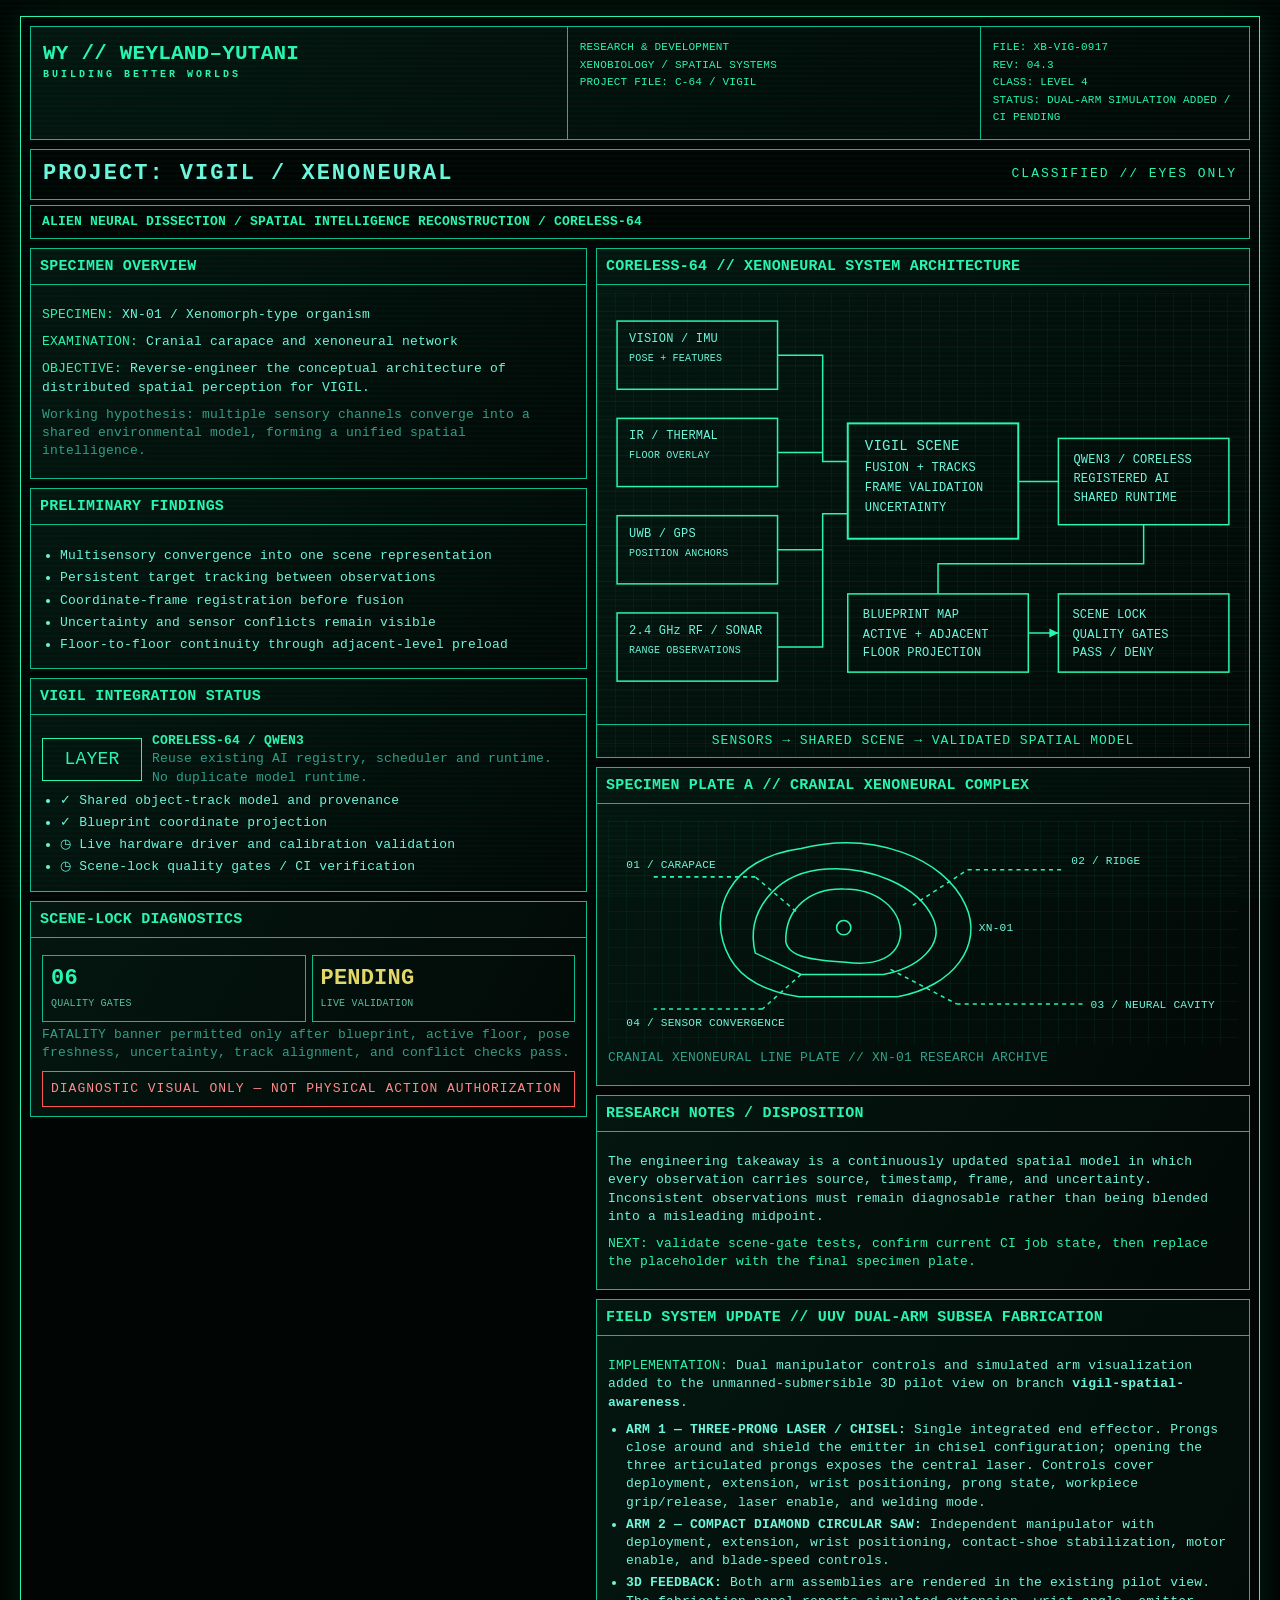
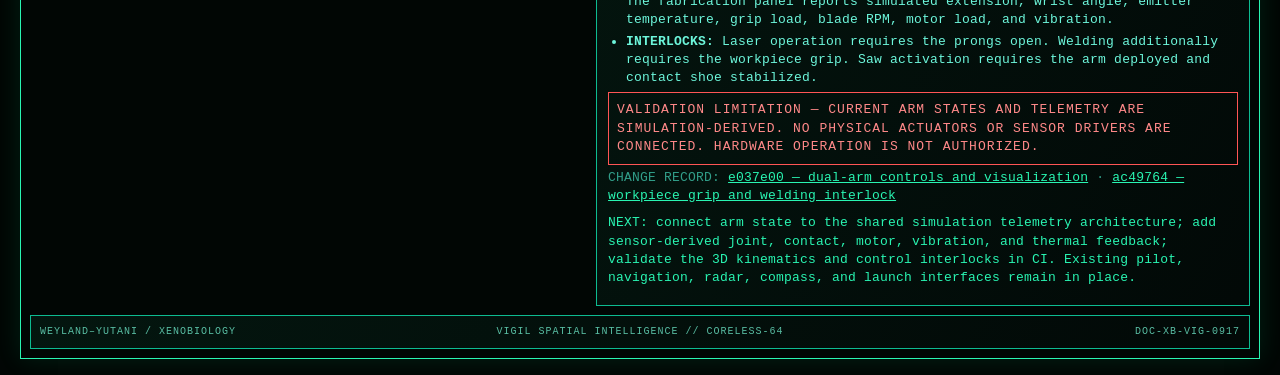
<file: docs/xenoneural-dissection-report.html>
<!doctype html>
<html lang="en">
<head>
<meta charset="utf-8">
<meta name="viewport" content="width=device-width,initial-scale=1">
<title>WEYLAND–YUTANI // VIGIL Xenoneural Lab Report</title>
<style>
:root{--bg:#020907;--panel:#03120e;--g:#29f5b2;--dim:#59bda3;--line:#0dbb91;--text:#6df6db;--muted:#319e89;--warn:#ff5555}
*{box-sizing:border-box}body{margin:0;background:#010604;color:var(--text);font:13px/1.4 "Courier New",monospace;padding:16px;letter-spacing:.2px}
body:before{content:"";position:fixed;inset:0;pointer-events:none;background:repeating-linear-gradient(0deg,transparent 0 3px,#1affb0 4px,transparent 5px);opacity:.05}
.sheet{max-width:1240px;margin:auto;border:1px solid var(--g);padding:9px;box-shadow:0 0 24px #00ff9d1c}
header,.panel,footer{border:1px solid var(--line);background:linear-gradient(120deg,#041710ef,#020907f5)}
header{display:grid;grid-template-columns:1.3fr 1fr .65fr;margin-bottom:9px}header>div{padding:12px;border-right:1px solid var(--line)}header>div:last-child{border:0}
.brand{font-size:21px;font-weight:bold;color:var(--g)}.brand small{display:block;font-size:10px;letter-spacing:3px}.meta{color:var(--g);font-size:11px;line-height:1.6}
.project{display:grid;grid-template-columns:1fr auto;align-items:center;border:1px solid var(--line);padding:9px 12px;margin-bottom:5px}.project strong{font-size:22px;letter-spacing:2px}.classification{color:var(--g);letter-spacing:2px}
.subhead{border:1px solid var(--line);padding:7px 11px;margin-bottom:9px;color:var(--g);font-weight:bold}
.layout{display:grid;grid-template-columns:.92fr 1.08fr;gap:9px}.stack{display:grid;gap:9px;align-content:start}
.panel h2{font-size:15px;color:var(--g);margin:0 0 8px;border-bottom:1px solid var(--line);padding:7px 9px}.content{padding:9px 11px}.content p{margin:4px 0 9px}
.muted{color:var(--muted)}.green{color:var(--g)}ul{margin:5px 0;padding-left:18px}li{margin:4px 0}.statrow{display:grid;grid-template-columns:1fr 1fr;gap:6px}.stat{border:1px solid var(--line);padding:8px}.stat b{display:block;font-size:22px;color:var(--g)}.stat span{font-size:10px;color:var(--dim)}
.status{display:grid;grid-template-columns:100px 1fr;gap:10px;align-items:center}.statusbox{border:1px solid var(--g);padding:8px;text-align:center;font-size:18px;color:var(--g)}
.diagram{position:relative;overflow:hidden;background-image:linear-gradient(#0a5d4629 1px,transparent 1px),linear-gradient(90deg,#0a5d4629 1px,transparent 1px);background-size:18px 18px}.diagram svg{width:100%;height:auto;display:block}
.caption{text-align:center;border-top:1px solid var(--line);padding:7px;color:var(--g);letter-spacing:1px}.hazard{border:1px solid var(--warn);padding:8px;color:#ff8989;letter-spacing:1px}
footer{display:grid;grid-template-columns:1fr 1fr 1fr;margin-top:9px;padding:9px;color:var(--dim);font-size:10px;letter-spacing:1px}footer span:nth-child(2){text-align:center}footer span:last-child{text-align:right}
@media(max-width:760px){body{padding:5px}header{grid-template-columns:1fr}header>div{border-right:0;border-bottom:1px solid var(--line)}.layout{grid-template-columns:1fr}.project{grid-template-columns:1fr;gap:6px}footer{grid-template-columns:1fr;gap:5px}footer span,footer span:nth-child(2),footer span:last-child{text-align:left}}
</style></head>
<body><main class="sheet">
<header>
<div><div class="brand">WY // WEYLAND–YUTANI<small>BUILDING BETTER WORLDS</small></div></div>
<div class="meta">RESEARCH &amp; DEVELOPMENT<br>XENOBIOLOGY / SPATIAL SYSTEMS<br><span class="green">PROJECT FILE: C-64 / VIGIL</span></div>
<div class="meta">FILE: XB-VIG-0917<br>REV: 04.3<br>CLASS: LEVEL 4<br>STATUS: DUAL-ARM SIMULATION ADDED / CI PENDING</div>
</header>
<div class="project"><strong>PROJECT: VIGIL / XENONEURAL</strong><span class="classification">CLASSIFIED // EYES ONLY</span></div>
<div class="subhead">ALIEN NEURAL DISSECTION / SPATIAL INTELLIGENCE RECONSTRUCTION / CORELESS-64</div>
<div class="layout"><div class="stack">
<section class="panel"><h2>SPECIMEN OVERVIEW</h2><div class="content">
<p><span class="green">SPECIMEN:</span> XN-01 / Xenomorph-type organism</p><p><span class="green">EXAMINATION:</span> Cranial carapace and xenoneural network</p><p><span class="green">OBJECTIVE:</span> Reverse-engineer the conceptual architecture of distributed spatial perception for VIGIL.</p><p class="muted">Working hypothesis: multiple sensory channels converge into a shared environmental model, forming a unified spatial intelligence.</p></div></section>
<section class="panel"><h2>PRELIMINARY FINDINGS</h2><div class="content"><ul><li>Multisensory convergence into one scene representation</li><li>Persistent target tracking between observations</li><li>Coordinate-frame registration before fusion</li><li>Uncertainty and sensor conflicts remain visible</li><li>Floor-to-floor continuity through adjacent-level preload</li></ul></div></section>
<section class="panel"><h2>VIGIL INTEGRATION STATUS</h2><div class="content"><div class="status"><div class="statusbox">LAYER</div><div><b class="green">CORELESS-64 / QWEN3</b><br><span class="muted">Reuse existing AI registry, scheduler and runtime. No duplicate model runtime.</span></div></div><ul><li>✓ Shared object-track model and provenance</li><li>✓ Blueprint coordinate projection</li><li>◷ Live hardware driver and calibration validation</li><li>◷ Scene-lock quality gates / CI verification</li></ul></div></section>
<section class="panel"><h2>SCENE-LOCK DIAGNOSTICS</h2><div class="content"><div class="statrow"><div class="stat"><b>06</b><span>QUALITY GATES</span></div><div class="stat"><b style="color:#e2d86a">PENDING</b><span>LIVE VALIDATION</span></div></div><p class="muted">FATALITY banner permitted only after blueprint, active floor, pose freshness, uncertainty, track alignment, and conflict checks pass.</p><div class="hazard">DIAGNOSTIC VISUAL ONLY — NOT PHYSICAL ACTION AUTHORIZATION</div></div></section>
</div><div class="stack">
<section class="panel"><h2>CORELESS-64 // XENONEURAL SYSTEM ARCHITECTURE</h2><div class="diagram">
<svg viewBox="0 0 650 430" role="img" aria-label="Sensors feed VIGIL spatial scene and blueprint-aligned object tracking"><defs><marker id="arr" markerWidth="8" markerHeight="8" refX="6" refY="3" orient="auto"><path d="M0,0 L6,3 L0,6" fill="#29f5b2"/></marker></defs>
<g fill="none" stroke="#29f5b2" stroke-width="1.5"><rect x="20" y="28" width="160" height="68"/><rect x="20" y="125" width="160" height="68"/><rect x="20" y="222" width="160" height="68"/><rect x="20" y="319" width="160" height="68"/><path d="M180 62H225V168H250 M180 159H225V168 M180 256H225V220H250 M180 353H225V220 M420 188H460 M545 231V270H340V300 M430 339H460" marker-end="url(#arr)"/><rect x="250" y="130" width="170" height="115" stroke-width="2"/><rect x="460" y="145" width="170" height="86"/><rect x="250" y="300" width="180" height="78"/><rect x="460" y="300" width="170" height="78"/></g>
<g fill="#6df6db" font-family="Courier New,monospace" font-size="12"><text x="32" y="49">VISION / IMU</text><text x="32" y="68" font-size="10">POSE + FEATURES</text><text x="32" y="146">IR / THERMAL</text><text x="32" y="165" font-size="10">FLOOR OVERLAY</text><text x="32" y="243">UWB / GPS</text><text x="32" y="262" font-size="10">POSITION ANCHORS</text><text x="32" y="340">2.4 GHz RF / SONAR</text><text x="32" y="359" font-size="10">RANGE OBSERVATIONS</text><text x="267" y="157" font-size="14">VIGIL SCENE</text><text x="267" y="177">FUSION + TRACKS</text><text x="267" y="197">FRAME VALIDATION</text><text x="267" y="217">UNCERTAINTY</text><text x="475" y="169">QWEN3 / CORELESS</text><text x="475" y="188">REGISTERED AI</text><text x="475" y="207">SHARED RUNTIME</text><text x="265" y="324">BLUEPRINT MAP</text><text x="265" y="344">ACTIVE + ADJACENT</text><text x="265" y="362">FLOOR PROJECTION</text><text x="474" y="324">SCENE LOCK</text><text x="474" y="344">QUALITY GATES</text><text x="474" y="362">PASS / DENY</text></g></svg><div class="caption">SENSORS → SHARED SCENE → VALIDATED SPATIAL MODEL</div></div></section>
<section class="panel"><h2>SPECIMEN PLATE A // CRANIAL XENONEURAL COMPLEX</h2><div class="content"><div class="diagram"><svg viewBox="0 0 620 220" role="img" aria-label="Technical outline for alien cranial specimen"><g fill="none" stroke="#29f5b2" stroke-width="1.5"><path d="M120 135C95 90 120 36 190 27C260 10 330 35 352 83C370 122 340 163 285 173L188 173C155 168 132 156 120 135Z"/><path d="M145 130C135 90 164 54 207 48C256 42 306 64 320 96C332 123 304 145 271 151L190 151Z"/><path d="M175 119C174 85 200 66 232 67C266 67 288 87 288 111C286 135 263 143 234 139C201 137 178 134 175 119Z"/><path d="M185 89L145 55M300 83L354 48M278 146L343 180M190 151L152 185M145 55H45M354 48H450M343 180H470M152 185H45" stroke-dasharray="4 4"/><circle cx="232" cy="105" r="7"/></g><g fill="#6df6db" font-family="Courier New,monospace" font-size="11"><text x="18" y="46">01 / CARAPACE</text><text x="456" y="42">02 / RIDGE</text><text x="475" y="184">03 / NEURAL CAVITY</text><text x="18" y="202">04 / SENSOR CONVERGENCE</text><text x="365" y="108">XN-01</text></g></svg></div><p class="muted">CRANIAL XENONEURAL LINE PLATE // XN-01 RESEARCH ARCHIVE</p></div></section>
<section class="panel"><h2>RESEARCH NOTES / DISPOSITION</h2><div class="content"><p>The engineering takeaway is a continuously updated spatial model in which every observation carries source, timestamp, frame, and uncertainty. Inconsistent observations must remain diagnosable rather than being blended into a misleading midpoint.</p><p class="green">NEXT: validate scene-gate tests, confirm current CI job state, then replace the placeholder with the final specimen plate.</p></div></section>
<section class="panel"><h2>FIELD SYSTEM UPDATE // UUV DUAL-ARM SUBSEA FABRICATION</h2><div class="content">
<p><span class="green">IMPLEMENTATION:</span> Dual manipulator controls and simulated arm visualization added to the unmanned-submersible 3D pilot view on branch <b>vigil-spatial-awareness</b>.</p>
<ul>
<li><b>ARM 1 — THREE-PRONG LASER / CHISEL:</b> Single integrated end effector. Prongs close around and shield the emitter in chisel configuration; opening the three articulated prongs exposes the central laser. Controls cover deployment, extension, wrist positioning, prong state, workpiece grip/release, laser enable, and welding mode.</li>
<li><b>ARM 2 — COMPACT DIAMOND CIRCULAR SAW:</b> Independent manipulator with deployment, extension, wrist positioning, contact-shoe stabilization, motor enable, and blade-speed controls.</li>
<li><b>3D FEEDBACK:</b> Both arm assemblies are rendered in the existing pilot view. The fabrication panel reports simulated extension, wrist angle, emitter temperature, grip load, blade RPM, motor load, and vibration.</li>
<li><b>INTERLOCKS:</b> Laser operation requires the prongs open. Welding additionally requires the workpiece grip. Saw activation requires the arm deployed and contact shoe stabilized.</li>
</ul>
<div class="hazard">VALIDATION LIMITATION — CURRENT ARM STATES AND TELEMETRY ARE SIMULATION-DERIVED. NO PHYSICAL ACTUATORS OR SENSOR DRIVERS ARE CONNECTED. HARDWARE OPERATION IS NOT AUTHORIZED.</div>
<p class="muted">CHANGE RECORD: <a href="https://github.com/buccees/Coreless-64/commit/e037e00e259386f0562447edece8c165979548c4" style="color:var(--g)">e037e00 — dual-arm controls and visualization</a> · <a href="https://github.com/buccees/Coreless-64/commit/ac497647873332e03435b0690037b3669b931ac3" style="color:var(--g)">ac49764 — workpiece grip and welding interlock</a></p>
<p class="green">NEXT: connect arm state to the shared simulation telemetry architecture; add sensor-derived joint, contact, motor, vibration, and thermal feedback; validate the 3D kinematics and control interlocks in CI. Existing pilot, navigation, radar, compass, and launch interfaces remain in place.</p>
</div></section>
</div></div>
<footer><span>WEYLAND–YUTANI / XENOBIOLOGY</span><span>VIGIL SPATIAL INTELLIGENCE // CORELESS-64</span><span>DOC-XB-VIG-0917</span></footer>
</main></body></html>
</file>
